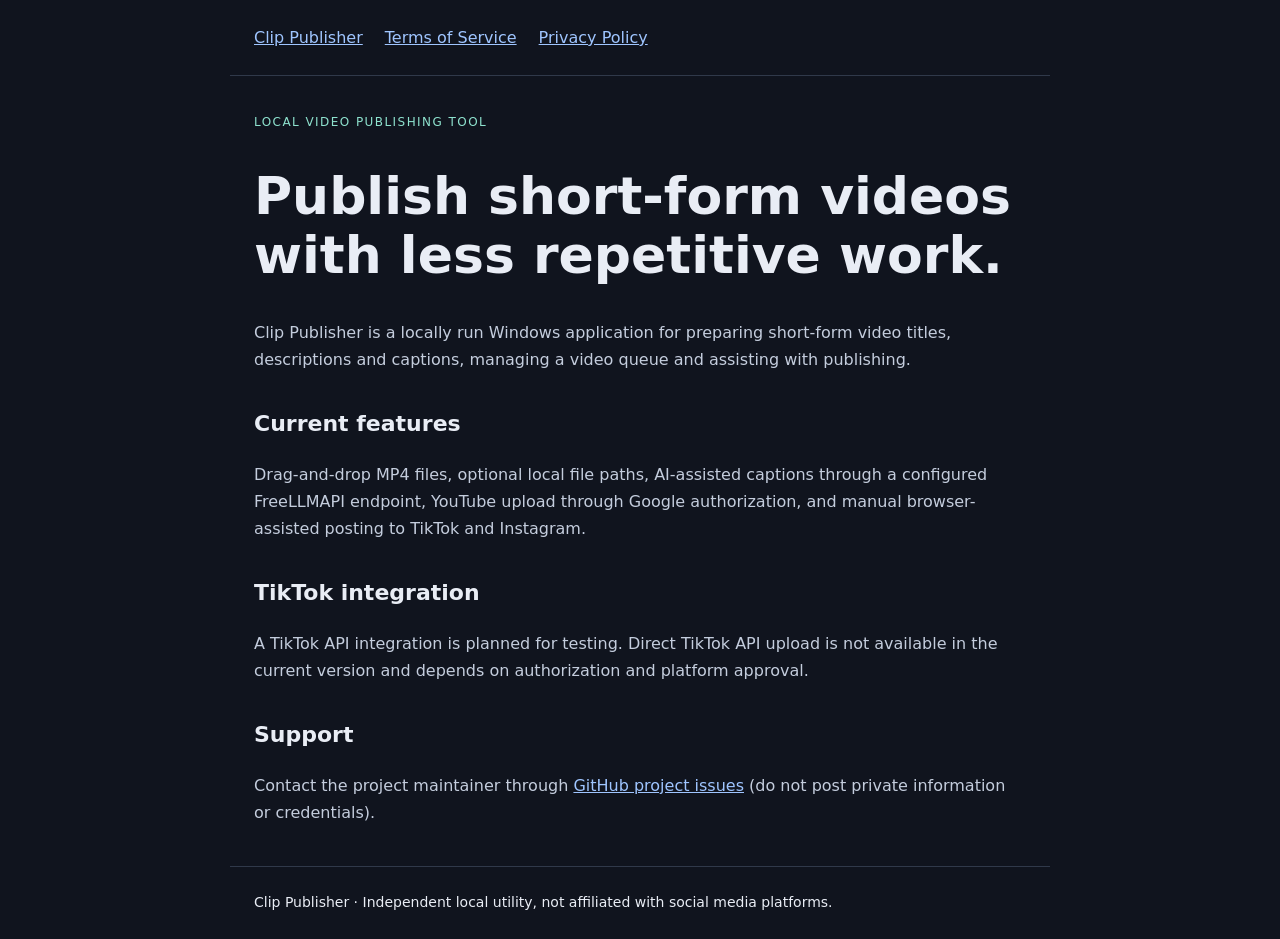
<file: index.html>
<!doctype html><html lang="en"><head><meta charset="utf-8"><meta name="viewport" content="width=device-width, initial-scale=1"><title>Clip Publisher | Clip Publisher</title><link rel="stylesheet" href="style.css"></head><body><nav><a href="index.html">Clip Publisher</a><a href="terms.html">Terms of Service</a><a href="privacy.html">Privacy Policy</a></nav><main><p class="tag">LOCAL VIDEO PUBLISHING TOOL</p><h1>Publish short-form videos with less repetitive work.</h1><p>Clip Publisher is a locally run Windows application for preparing short-form video titles, descriptions and captions, managing a video queue and assisting with publishing.</p><h2>Current features</h2><p>Drag-and-drop MP4 files, optional local file paths, AI-assisted captions through a configured FreeLLMAPI endpoint, YouTube upload through Google authorization, and manual browser-assisted posting to TikTok and Instagram.</p><h2>TikTok integration</h2><p>A TikTok API integration is planned for testing. Direct TikTok API upload is not available in the current version and depends on authorization and platform approval.</p><h2>Support</h2><p>Contact the project maintainer through <a href="https://github.com/Nagatsuki278/clip-publisher/issues">GitHub project issues</a> (do not post private information or credentials).</p></main><footer>Clip Publisher · Independent local utility, not affiliated with social media platforms.</footer></body></html>
</file>
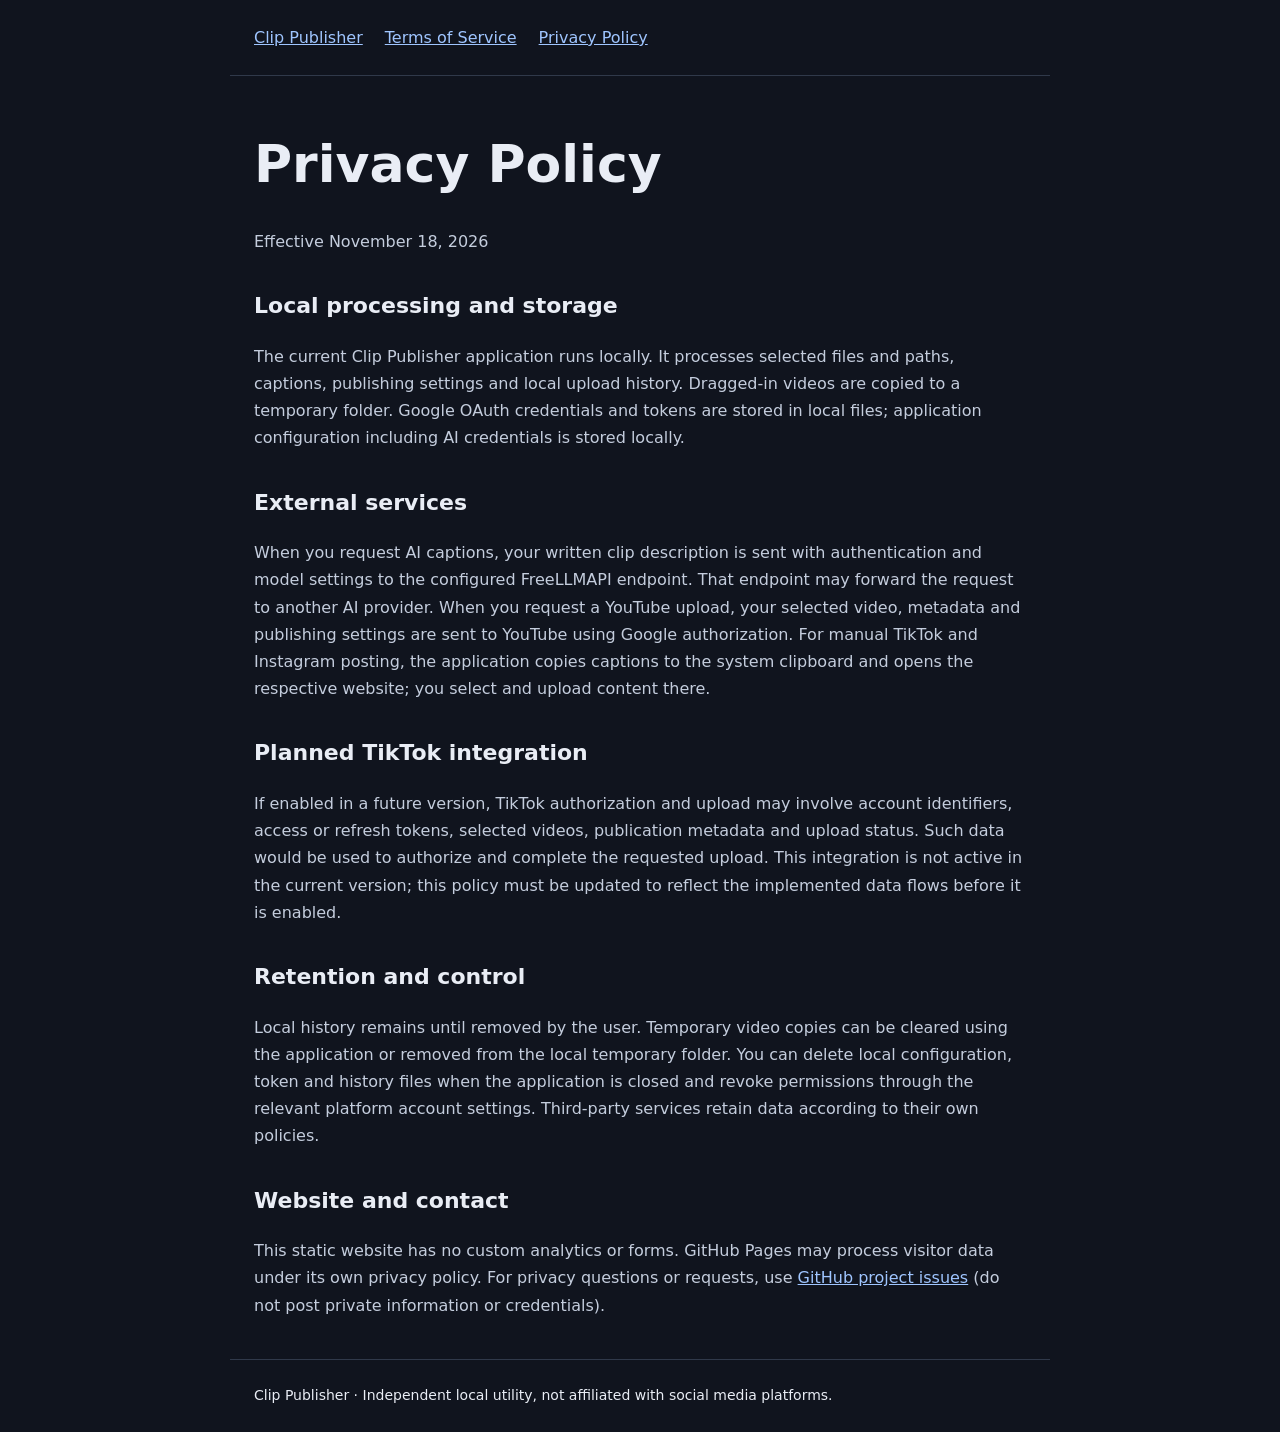
<file: privacy.html>
<!doctype html><html lang="en"><head><meta charset="utf-8"><meta name="viewport" content="width=device-width, initial-scale=1"><title>Privacy Policy | Clip Publisher</title><link rel="stylesheet" href="style.css"></head><body><nav><a href="index.html">Clip Publisher</a><a href="terms.html">Terms of Service</a><a href="privacy.html">Privacy Policy</a></nav><main><h1>Privacy Policy</h1><p>Effective November 18, 2026</p><h2>Local processing and storage</h2><p>The current Clip Publisher application runs locally. It processes selected files and paths, captions, publishing settings and local upload history. Dragged-in videos are copied to a temporary folder. Google OAuth credentials and tokens are stored in local files; application configuration including AI credentials is stored locally.</p><h2>External services</h2><p>When you request AI captions, your written clip description is sent with authentication and model settings to the configured FreeLLMAPI endpoint. That endpoint may forward the request to another AI provider. When you request a YouTube upload, your selected video, metadata and publishing settings are sent to YouTube using Google authorization. For manual TikTok and Instagram posting, the application copies captions to the system clipboard and opens the respective website; you select and upload content there.</p><h2>Planned TikTok integration</h2><p>If enabled in a future version, TikTok authorization and upload may involve account identifiers, access or refresh tokens, selected videos, publication metadata and upload status. Such data would be used to authorize and complete the requested upload. This integration is not active in the current version; this policy must be updated to reflect the implemented data flows before it is enabled.</p><h2>Retention and control</h2><p>Local history remains until removed by the user. Temporary video copies can be cleared using the application or removed from the local temporary folder. You can delete local configuration, token and history files when the application is closed and revoke permissions through the relevant platform account settings. Third-party services retain data according to their own policies.</p><h2>Website and contact</h2><p>This static website has no custom analytics or forms. GitHub Pages may process visitor data under its own privacy policy. For privacy questions or requests, use <a href="https://github.com/Nagatsuki278/clip-publisher/issues">GitHub project issues</a> (do not post private information or credentials).</p></main><footer>Clip Publisher · Independent local utility, not affiliated with social media platforms.</footer></body></html>
</file>
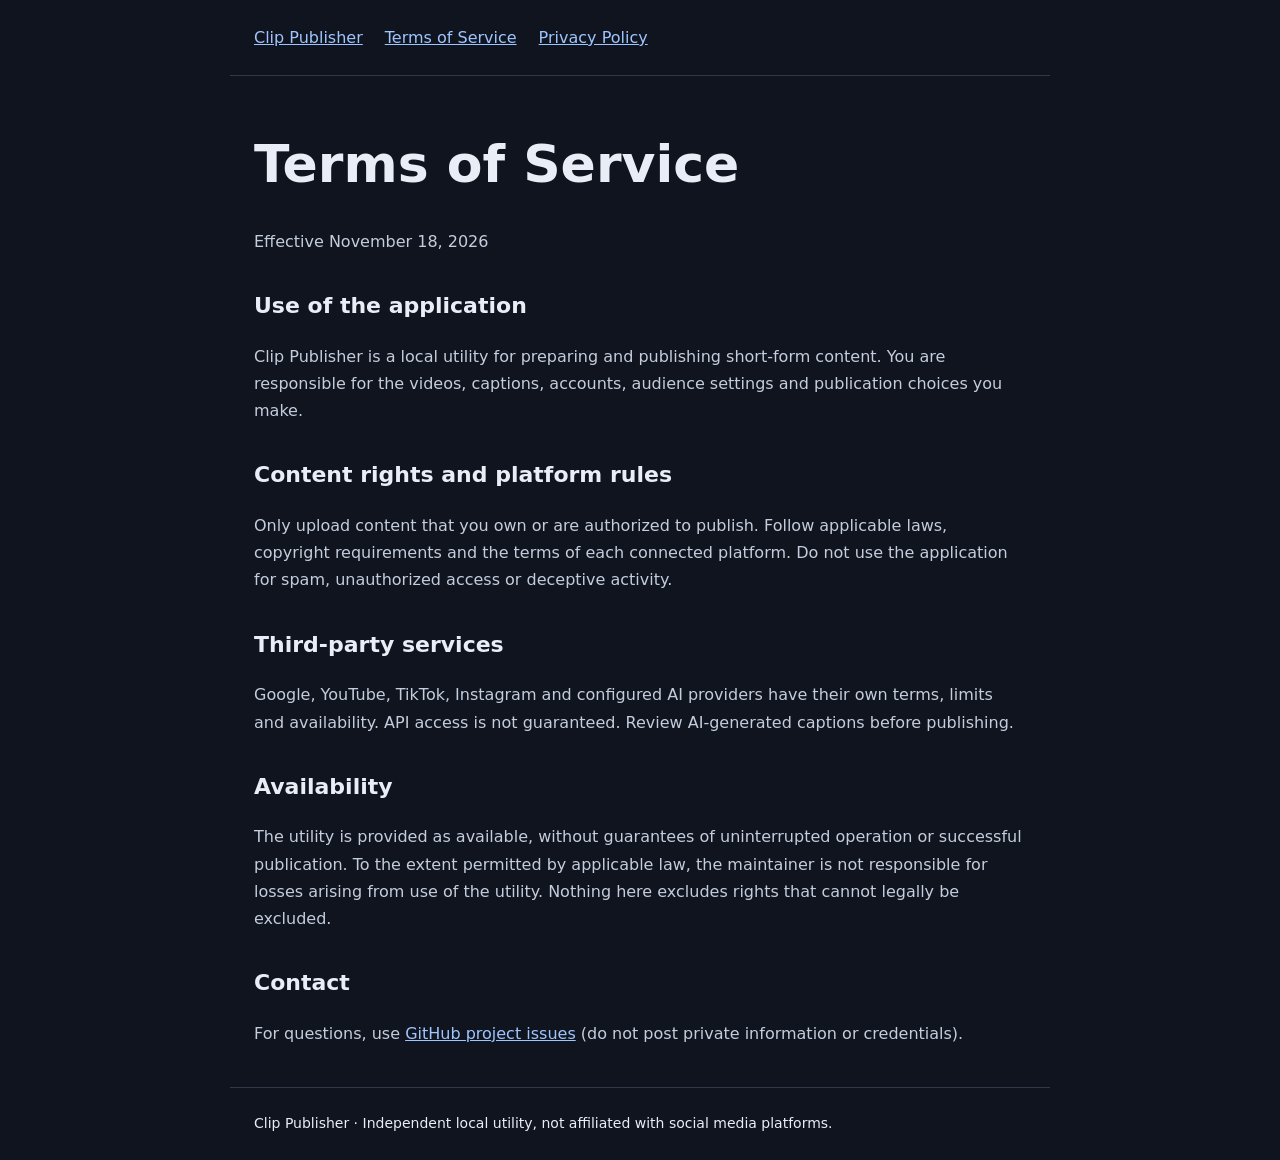
<file: terms.html>
<!doctype html><html lang="en"><head><meta charset="utf-8"><meta name="viewport" content="width=device-width, initial-scale=1"><title>Terms of Service | Clip Publisher</title><link rel="stylesheet" href="style.css"></head><body><nav><a href="index.html">Clip Publisher</a><a href="terms.html">Terms of Service</a><a href="privacy.html">Privacy Policy</a></nav><main><h1>Terms of Service</h1><p>Effective November 18, 2026</p><h2>Use of the application</h2><p>Clip Publisher is a local utility for preparing and publishing short-form content. You are responsible for the videos, captions, accounts, audience settings and publication choices you make.</p><h2>Content rights and platform rules</h2><p>Only upload content that you own or are authorized to publish. Follow applicable laws, copyright requirements and the terms of each connected platform. Do not use the application for spam, unauthorized access or deceptive activity.</p><h2>Third-party services</h2><p>Google, YouTube, TikTok, Instagram and configured AI providers have their own terms, limits and availability. API access is not guaranteed. Review AI-generated captions before publishing.</p><h2>Availability</h2><p>The utility is provided as available, without guarantees of uninterrupted operation or successful publication. To the extent permitted by applicable law, the maintainer is not responsible for losses arising from use of the utility. Nothing here excludes rights that cannot legally be excluded.</p><h2>Contact</h2><p>For questions, use <a href="https://github.com/Nagatsuki278/clip-publisher/issues">GitHub project issues</a> (do not post private information or credentials).</p></main><footer>Clip Publisher · Independent local utility, not affiliated with social media platforms.</footer></body></html>
</file>
<file: style.css>
*{box-sizing:border-box}body{margin:0;background:#10141e;color:#e9edf5;font:16px/1.7 system-ui,sans-serif}main,nav,footer{max-width:820px;margin:auto;padding:24px}nav{display:flex;gap:22px;flex-wrap:wrap;border-bottom:1px solid #30394a}a{color:#9fc5ff}h1{font-size:clamp(32px,6vw,52px);line-height:1.12}h2{font-size:22px;margin-top:32px}p{color:#c4cddd}.tag{color:#8ee2ce;letter-spacing:.12em;font-size:12px}footer{border-top:1px solid #30394a;font-size:14px}
</file>
